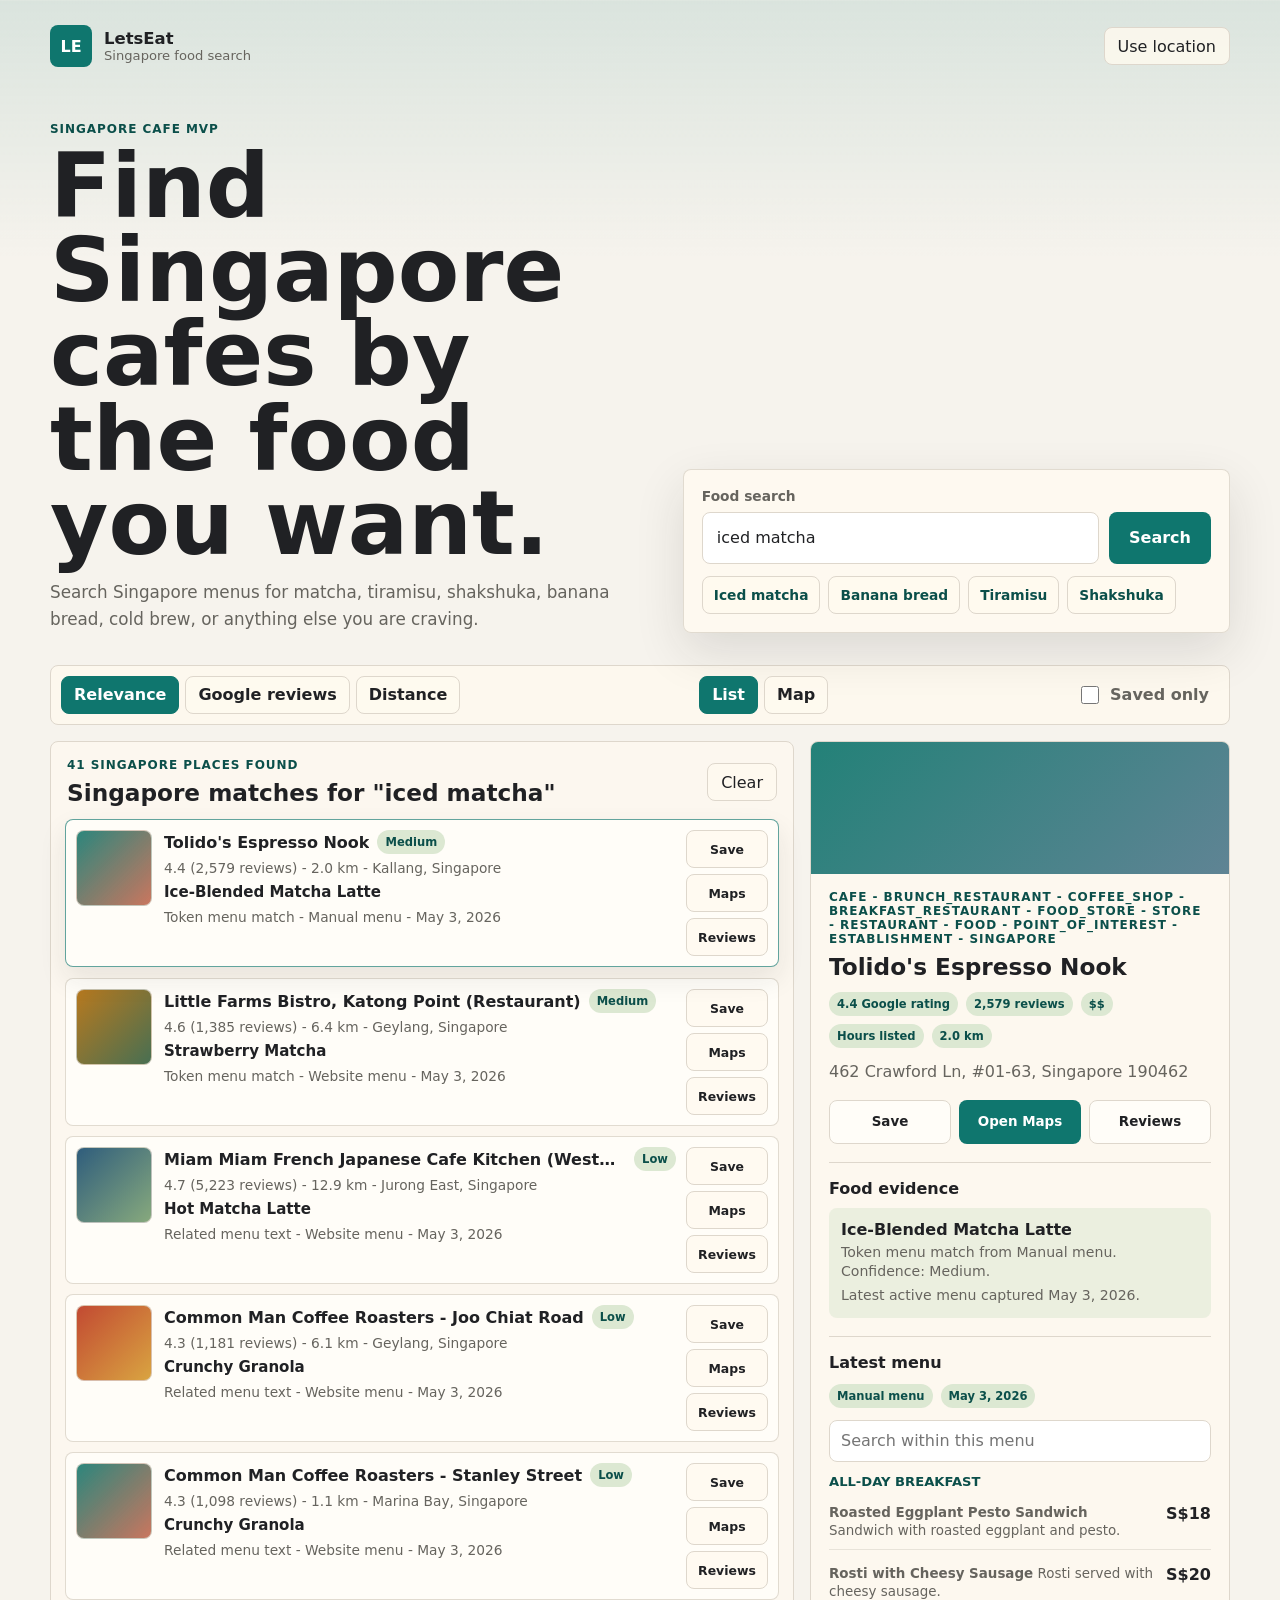
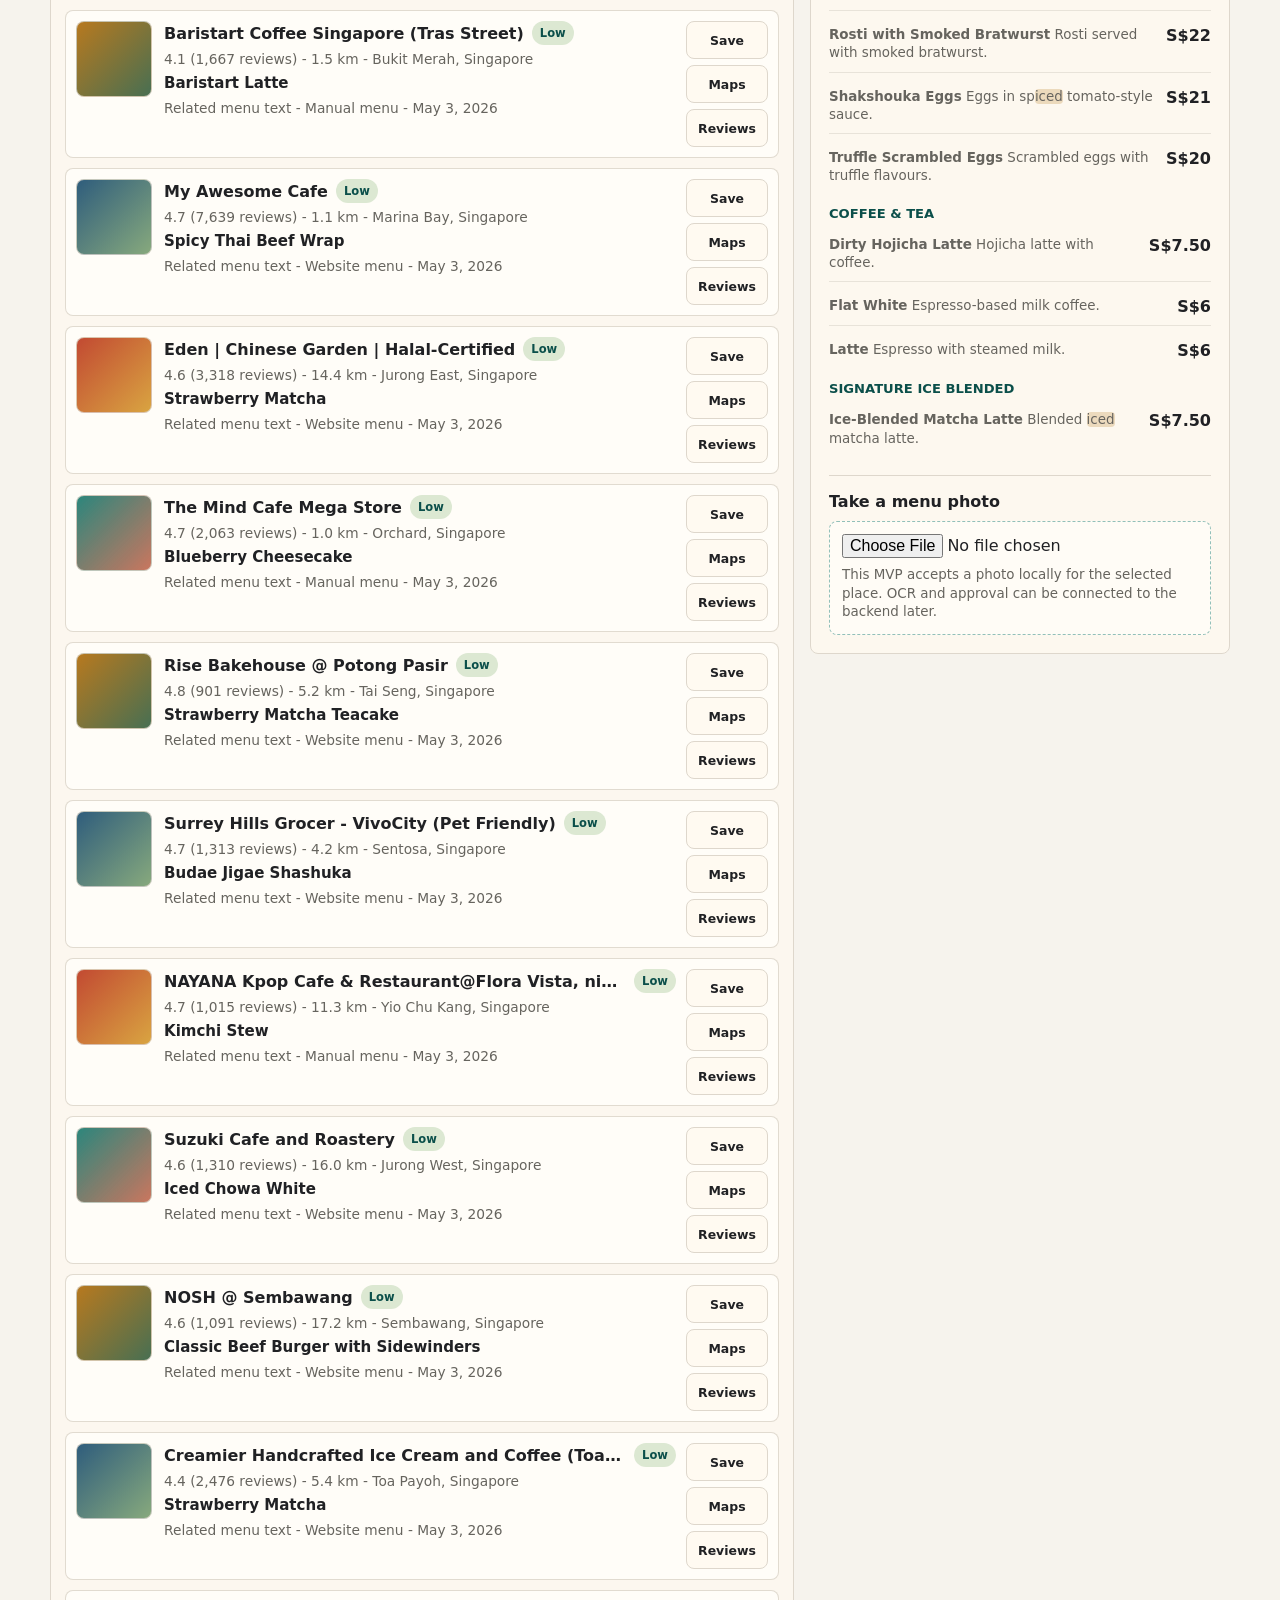
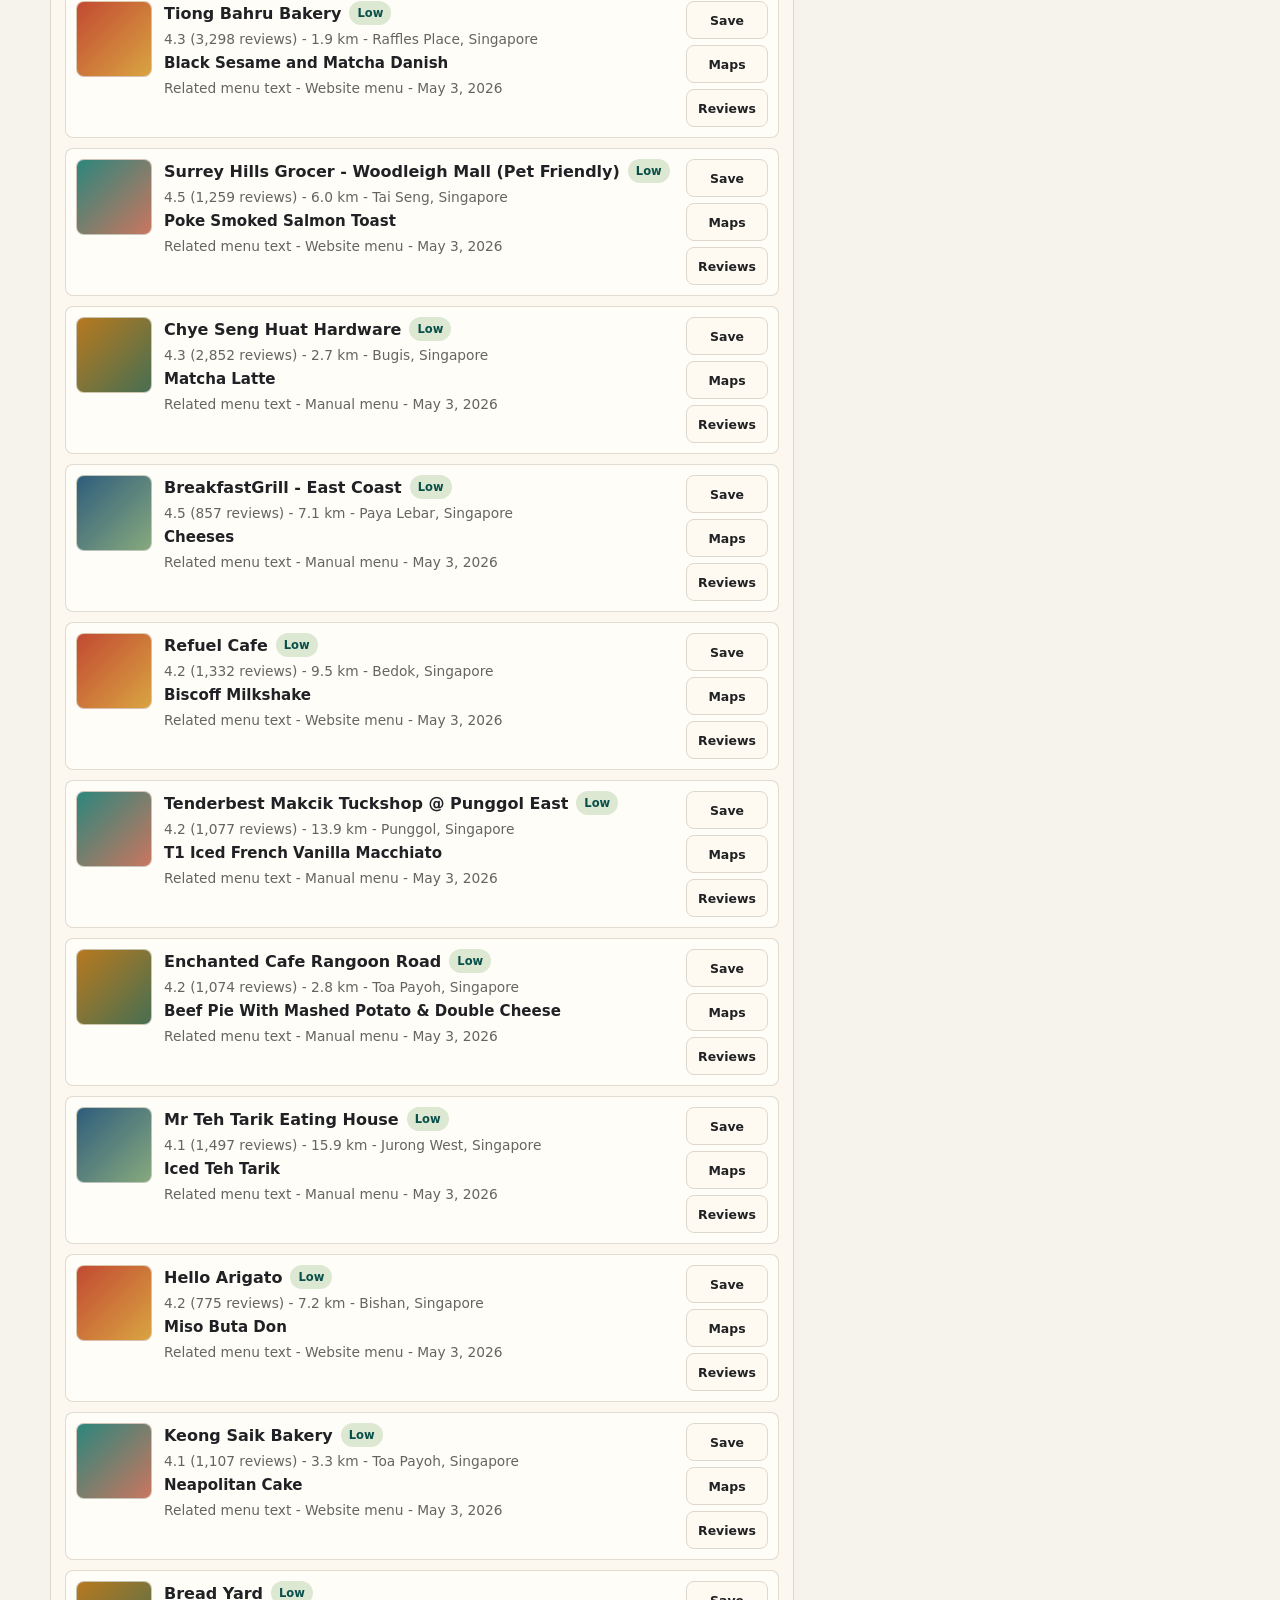
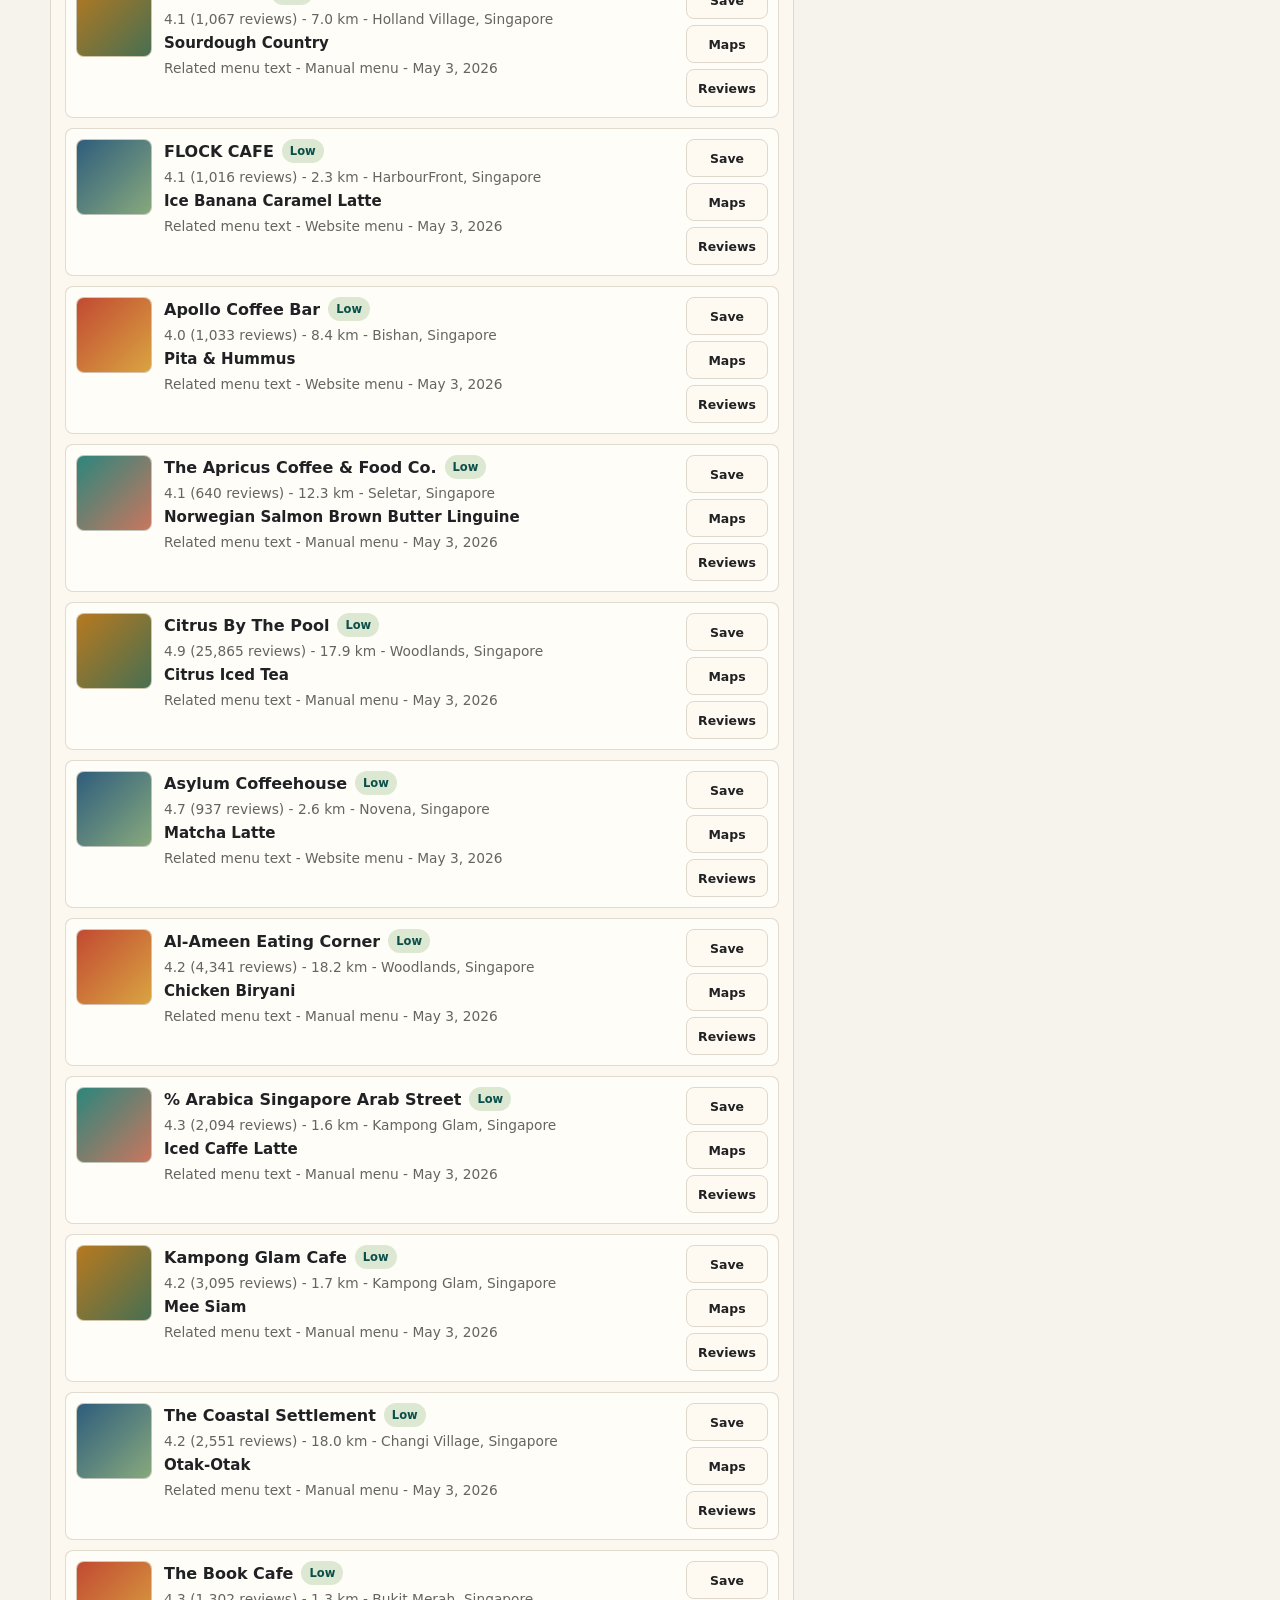
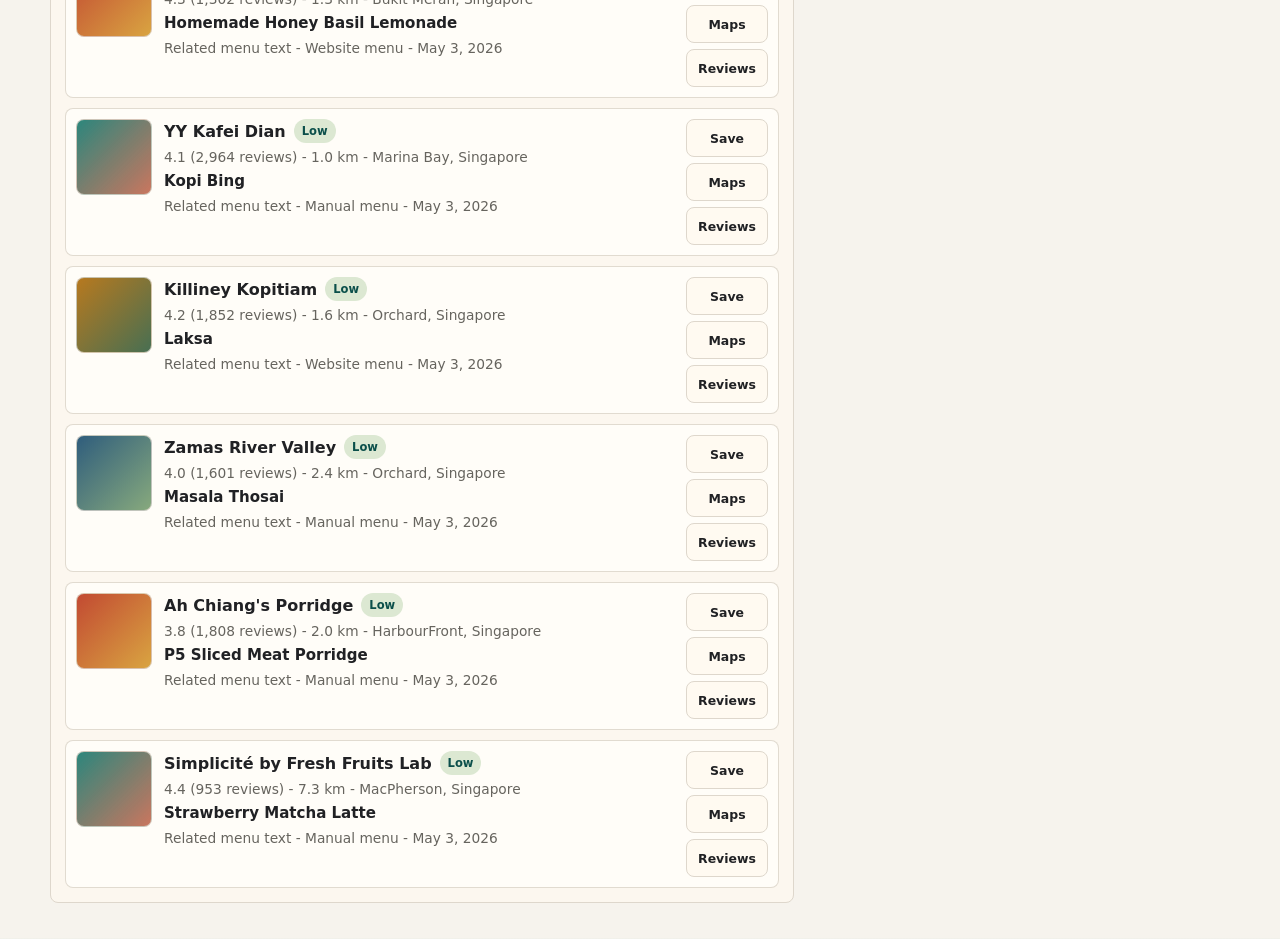
<file: index.html>
<!doctype html>
<html lang="en">
  <head>
    <meta charset="utf-8">
    <meta name="viewport" content="width=device-width, initial-scale=1">
    <meta name="theme-color" content="#0f766e">
    <meta name="description" content="Search by food and find Singapore cafes and restaurants that sell it.">
    <title>LetsEat</title>
    <link rel="manifest" href="manifest.webmanifest">
    <link rel="icon" href="assets/icons/letseat-icon.svg" type="image/svg+xml">
    <link rel="apple-touch-icon" href="assets/icons/letseat-icon.svg">
    <link rel="stylesheet" href="styles.css?v=real-data-1">
  </head>
  <body>
    <div class="app-shell">
      <header class="topbar">
        <a class="brand" href="#" aria-label="LetsEat home">
          <span class="brand-mark" aria-hidden="true">LE</span>
          <span>
            <span class="brand-name">LetsEat</span>
            <span class="brand-line">Singapore food search</span>
          </span>
        </a>
        <nav class="top-actions" aria-label="Primary actions">
          <button class="ghost-button" type="button" id="installButton" hidden>Install</button>
          <button class="ghost-button" type="button" id="locationButton">Use location</button>
        </nav>
      </header>

      <main>
        <section class="search-band" aria-labelledby="searchTitle">
          <div class="search-copy">
            <p class="eyebrow">Singapore cafe MVP</p>
            <h1 id="searchTitle">Find Singapore cafes by the food you want.</h1>
            <p class="subcopy">Search Singapore menus for matcha, tiramisu, shakshuka, banana bread, cold brew, or anything else you are craving.</p>
          </div>

          <form class="search-panel" id="searchForm" role="search">
            <label class="search-label" for="searchInput">Food search</label>
            <div class="search-row">
              <input id="searchInput" name="q" type="search" autocomplete="off" placeholder="Try iced matcha latte" aria-describedby="resultCount">
              <button class="primary-button" type="submit">Search</button>
            </div>
            <div class="quick-searches" aria-label="Quick searches">
              <button type="button" data-query="iced matcha">Iced matcha</button>
              <button type="button" data-query="banana bread">Banana bread</button>
              <button type="button" data-query="tiramisu">Tiramisu</button>
              <button type="button" data-query="shakshuka">Shakshuka</button>
            </div>
          </form>
        </section>

        <section class="control-strip" aria-label="Search controls">
          <div class="segmented-control" role="radiogroup" aria-label="Sort results">
            <button type="button" data-sort="relevance" aria-pressed="true">Relevance</button>
            <button type="button" data-sort="reviews" aria-pressed="false">Google reviews</button>
            <button type="button" data-sort="distance" aria-pressed="false">Distance</button>
          </div>
          <div class="view-switch" role="radiogroup" aria-label="View results">
            <button type="button" data-view="list" aria-pressed="true">List</button>
            <button type="button" data-view="map" aria-pressed="false">Map</button>
          </div>
          <label class="toggle-control">
            <input type="checkbox" id="savedOnlyToggle">
            <span>Saved only</span>
          </label>
        </section>

        <section class="content-grid">
          <div class="results-pane" aria-live="polite">
            <div class="results-head">
              <div>
                <p class="eyebrow" id="resultCount">Loading cafes</p>
                <h2 id="resultsTitle">Latest menu matches</h2>
              </div>
              <button class="text-button" type="button" id="clearButton">Clear</button>
            </div>

            <div class="empty-state" id="emptyState" hidden>
              <h3>No direct cafe match yet</h3>
              <p>Try a broader food term, switch off saved-only, or upload a newer menu from a place detail panel.</p>
            </div>

            <div class="results-list" id="resultsList"></div>

            <div class="map-view" id="mapView" hidden>
              <div class="map-canvas" id="mapCanvas" aria-label="Stylized Singapore map of cafe results"></div>
            </div>
          </div>

          <aside class="detail-pane" id="detailPane" aria-labelledby="detailTitle">
            <div class="detail-placeholder" id="detailPlaceholder">
              <p class="eyebrow">Place detail</p>
              <h2 id="detailTitle">Choose a cafe</h2>
              <p>Select a result to inspect its latest menu, save it locally, or open Google Maps.</p>
            </div>
            <article class="place-detail" id="placeDetail" hidden></article>
          </aside>
        </section>
      </main>
    </div>

    <template id="resultCardTemplate">
      <article class="result-card">
        <button class="card-main" type="button">
          <span class="photo-tile" aria-hidden="true"></span>
          <span class="card-copy">
            <span class="card-topline">
              <span class="place-name"></span>
              <span class="confidence-pill"></span>
            </span>
            <span class="place-meta"></span>
            <span class="match-line"></span>
            <span class="evidence-line"></span>
          </span>
        </button>
        <div class="card-actions">
          <button class="icon-button save-action" type="button" aria-label="Save place">Save</button>
          <a class="icon-link maps-action" target="_blank" rel="noreferrer">Maps</a>
          <a class="icon-link reviews-action" target="_blank" rel="noreferrer">Reviews</a>
        </div>
      </article>
    </template>

    <script src="app.js?v=real-data-1" defer></script>
  </body>
</html>
</file>
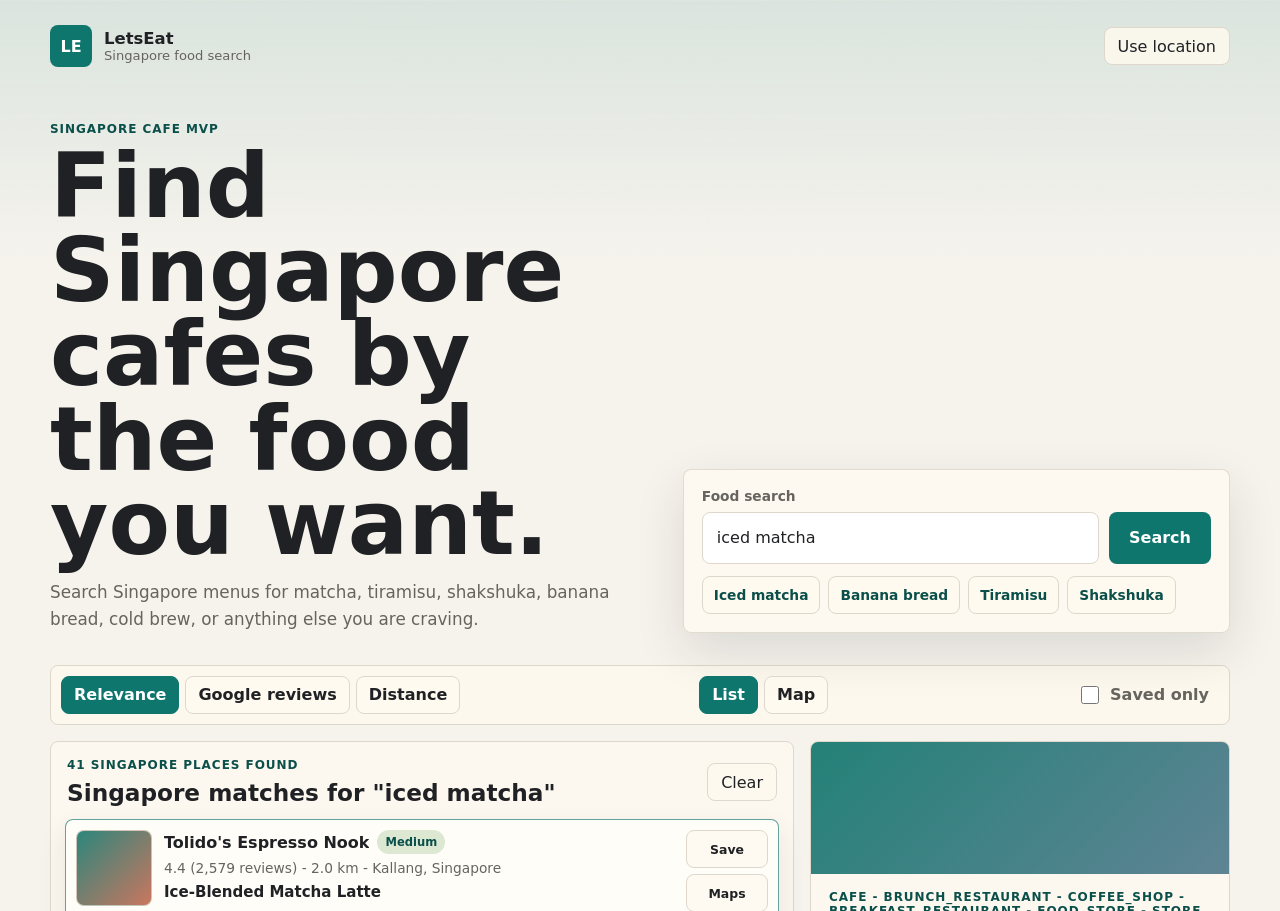
<file: clear-cache.html>
<!doctype html>
<html lang="en">
  <head>
    <meta charset="utf-8">
    <meta name="viewport" content="width=device-width, initial-scale=1">
    <title>Refreshing LetsEat</title>
  </head>
  <body>
    <p>Refreshing LetsEat data...</p>
    <script>
      Promise.all([
        "caches" in window
          ? caches.keys().then((keys) => Promise.all(keys.map((key) => caches.delete(key))))
          : Promise.resolve(),
        "serviceWorker" in navigator
          ? navigator.serviceWorker.getRegistrations()
            .then((registrations) => Promise.all(registrations.map((registration) => registration.unregister())))
          : Promise.resolve()
      ]).finally(() => {
        window.location.replace("/?cache-cleared=" + Date.now());
      });
    </script>
  </body>
</html>
</file>
<file: styles.css>
:root {
  color-scheme: light;
  --bg: #f6f3ed;
  --paper: #fffaf0;
  --ink: #202124;
  --muted: #66645e;
  --line: #ded7cc;
  --teal: #0f766e;
  --teal-dark: #0b4f4a;
  --tomato: #c24a32;
  --mustard: #b7791f;
  --sage: #dce8d2;
  --blue: #2f5d7c;
  --shadow: 0 18px 50px rgba(32, 33, 36, 0.12);
}

* {
  box-sizing: border-box;
}

html {
  min-height: 100%;
  background: var(--bg);
}

body {
  min-height: 100%;
  margin: 0;
  font-family: Inter, ui-sans-serif, system-ui, -apple-system, BlinkMacSystemFont, "Segoe UI", sans-serif;
  color: var(--ink);
  background:
    linear-gradient(180deg, rgba(15, 118, 110, 0.12), transparent 260px),
    var(--bg);
}

button,
input {
  font: inherit;
}

button,
a {
  -webkit-tap-highlight-color: transparent;
}

a {
  color: inherit;
}

.app-shell {
  width: min(1180px, calc(100% - 32px));
  margin: 0 auto;
  padding: 18px 0 36px;
}

.topbar {
  display: flex;
  align-items: center;
  justify-content: space-between;
  gap: 16px;
  min-height: 56px;
}

.brand {
  display: inline-flex;
  align-items: center;
  gap: 12px;
  color: var(--ink);
  text-decoration: none;
}

.brand-mark {
  display: grid;
  place-items: center;
  width: 42px;
  height: 42px;
  border-radius: 8px;
  color: #fff;
  background: var(--teal);
  font-weight: 800;
  letter-spacing: 0;
}

.brand-name {
  display: block;
  font-weight: 800;
  font-size: 1.03rem;
}

.brand-line {
  display: block;
  color: var(--muted);
  font-size: 0.82rem;
}

.top-actions {
  display: flex;
  align-items: center;
  gap: 8px;
}

.ghost-button,
.text-button,
.quick-searches button,
.segmented-control button,
.view-switch button,
.icon-button,
.icon-link {
  min-height: 38px;
  border: 1px solid var(--line);
  border-radius: 8px;
  background: rgba(255, 250, 240, 0.82);
  color: var(--ink);
  cursor: pointer;
  text-decoration: none;
  transition: transform 0.15s ease, border-color 0.15s ease, background 0.15s ease;
}

.ghost-button,
.text-button {
  padding: 0 13px;
}

.ghost-button:hover,
.text-button:hover,
.quick-searches button:hover,
.segmented-control button:hover,
.view-switch button:hover,
.icon-button:hover,
.icon-link:hover {
  border-color: rgba(15, 118, 110, 0.5);
  transform: translateY(-1px);
}

.search-band {
  display: grid;
  grid-template-columns: minmax(0, 1.05fr) minmax(360px, 0.95fr);
  gap: 28px;
  align-items: end;
  padding: 48px 0 26px;
}

.eyebrow {
  margin: 0 0 8px;
  color: var(--teal-dark);
  font-size: 0.75rem;
  font-weight: 800;
  letter-spacing: 0.08em;
  text-transform: uppercase;
}

h1,
h2,
h3,
p {
  margin-top: 0;
}

h1 {
  max-width: 760px;
  margin-bottom: 14px;
  font-size: clamp(2.35rem, 8vw, 5.6rem);
  line-height: 0.94;
  letter-spacing: 0;
}

.subcopy {
  max-width: 620px;
  margin-bottom: 0;
  color: var(--muted);
  font-size: 1.05rem;
  line-height: 1.6;
}

.search-panel {
  padding: 18px;
  border: 1px solid rgba(222, 215, 204, 0.9);
  border-radius: 8px;
  background: rgba(255, 250, 240, 0.86);
  box-shadow: var(--shadow);
}

.search-label {
  display: block;
  margin-bottom: 8px;
  color: var(--muted);
  font-size: 0.86rem;
  font-weight: 700;
}

.search-row {
  display: grid;
  grid-template-columns: 1fr auto;
  gap: 10px;
}

.search-row input {
  width: 100%;
  min-height: 52px;
  padding: 0 14px;
  border: 1px solid var(--line);
  border-radius: 8px;
  background: #fff;
  color: var(--ink);
  font-size: 1rem;
  outline: none;
}

.search-row input:focus {
  border-color: var(--teal);
  box-shadow: 0 0 0 3px rgba(15, 118, 110, 0.16);
}

.primary-button {
  min-width: 102px;
  min-height: 52px;
  border: 0;
  border-radius: 8px;
  background: var(--teal);
  color: #fff;
  cursor: pointer;
  font-weight: 800;
}

.quick-searches {
  display: flex;
  flex-wrap: wrap;
  gap: 8px;
  margin-top: 12px;
}

.quick-searches button {
  padding: 0 11px;
  color: var(--teal-dark);
  font-size: 0.86rem;
  font-weight: 700;
}

.control-strip {
  display: flex;
  align-items: center;
  justify-content: space-between;
  gap: 12px;
  margin: 6px 0 16px;
  padding: 10px;
  border: 1px solid var(--line);
  border-radius: 8px;
  background: rgba(255, 250, 240, 0.76);
}

.segmented-control,
.view-switch {
  display: inline-grid;
  grid-auto-flow: column;
  gap: 6px;
}

.segmented-control button,
.view-switch button {
  padding: 0 12px;
  font-weight: 800;
}

.segmented-control button[aria-pressed="true"],
.view-switch button[aria-pressed="true"] {
  border-color: var(--teal);
  background: var(--teal);
  color: #fff;
}

.toggle-control {
  display: inline-flex;
  align-items: center;
  gap: 8px;
  min-height: 38px;
  padding: 0 10px;
  color: var(--muted);
  font-weight: 700;
  cursor: pointer;
}

.toggle-control input {
  width: 18px;
  height: 18px;
  accent-color: var(--teal);
}

.content-grid {
  display: grid;
  grid-template-columns: minmax(0, 1fr) minmax(340px, 420px);
  gap: 16px;
  align-items: start;
}

.results-pane,
.detail-pane {
  min-width: 0;
  border: 1px solid var(--line);
  border-radius: 8px;
  background: rgba(255, 250, 240, 0.72);
}

.results-pane {
  padding: 14px;
}

.results-head {
  display: flex;
  align-items: center;
  justify-content: space-between;
  gap: 12px;
  padding: 2px 2px 14px;
}

.results-head h2,
.detail-placeholder h2,
.place-detail h2 {
  margin-bottom: 0;
  font-size: 1.45rem;
  line-height: 1.15;
}

.empty-state {
  padding: 26px;
  border: 1px dashed rgba(15, 118, 110, 0.45);
  border-radius: 8px;
  background: rgba(220, 232, 210, 0.5);
}

.empty-state h3 {
  margin-bottom: 8px;
}

.empty-state p {
  margin-bottom: 0;
  color: var(--muted);
}

.results-list {
  display: grid;
  gap: 10px;
}

.result-card {
  display: grid;
  grid-template-columns: 1fr auto;
  gap: 10px;
  padding: 10px;
  border: 1px solid rgba(222, 215, 204, 0.9);
  border-radius: 8px;
  background: #fffdf8;
  transition: border-color 0.15s ease, box-shadow 0.15s ease, transform 0.15s ease;
}

.result-card:hover,
.result-card.is-selected {
  border-color: rgba(15, 118, 110, 0.65);
  box-shadow: 0 12px 28px rgba(32, 33, 36, 0.09);
}

.result-card.is-selected {
  transform: translateY(-1px);
}

.card-main {
  display: grid;
  grid-template-columns: 76px minmax(0, 1fr);
  gap: 12px;
  min-width: 0;
  padding: 0;
  border: 0;
  background: transparent;
  color: inherit;
  text-align: left;
  cursor: pointer;
}

.photo-tile {
  width: 76px;
  height: 76px;
  border-radius: 8px;
  border: 1px solid rgba(222, 215, 204, 0.8);
  background:
    linear-gradient(135deg, rgba(15, 118, 110, 0.86), rgba(194, 74, 50, 0.72)),
    var(--sage);
  overflow: hidden;
}

.photo-tile[data-accent="mustard"] {
  background: linear-gradient(135deg, var(--mustard), #486f52);
}

.photo-tile[data-accent="blue"] {
  background: linear-gradient(135deg, var(--blue), #87a97d);
}

.photo-tile[data-accent="tomato"] {
  background: linear-gradient(135deg, var(--tomato), #d9a441);
}

.card-copy {
  display: grid;
  min-width: 0;
  gap: 5px;
  align-content: start;
}

.card-topline {
  display: flex;
  align-items: center;
  gap: 8px;
  min-width: 0;
}

.place-name {
  overflow: hidden;
  font-weight: 850;
  text-overflow: ellipsis;
  white-space: nowrap;
}

.confidence-pill,
.status-pill,
.source-pill {
  display: inline-flex;
  align-items: center;
  min-height: 24px;
  padding: 0 8px;
  border-radius: 999px;
  background: var(--sage);
  color: var(--teal-dark);
  font-size: 0.72rem;
  font-weight: 850;
  white-space: nowrap;
}

.place-meta,
.evidence-line {
  color: var(--muted);
  font-size: 0.86rem;
  line-height: 1.35;
}

.match-line {
  color: var(--ink);
  font-size: 0.94rem;
  font-weight: 760;
  line-height: 1.3;
}

.card-actions {
  display: grid;
  grid-template-columns: 1fr;
  gap: 6px;
  align-content: start;
  width: 82px;
}

.icon-button,
.icon-link {
  display: inline-grid;
  place-items: center;
  padding: 0 8px;
  font-size: 0.78rem;
  font-weight: 820;
}

.icon-button.is-saved {
  border-color: rgba(194, 74, 50, 0.55);
  background: rgba(194, 74, 50, 0.12);
  color: #8f2e1f;
}

.map-view {
  min-height: 520px;
}

.map-canvas {
  position: relative;
  min-height: 520px;
  border: 1px solid var(--line);
  border-radius: 8px;
  overflow: hidden;
  background:
    linear-gradient(90deg, transparent 47%, rgba(47, 93, 124, 0.14) 47% 53%, transparent 53%),
    linear-gradient(0deg, transparent 40%, rgba(15, 118, 110, 0.12) 40% 46%, transparent 46%),
    repeating-linear-gradient(35deg, rgba(222, 215, 204, 0.55) 0 2px, transparent 2px 74px),
    #eef0df;
}

.map-marker {
  position: absolute;
  width: 34px;
  height: 34px;
  border: 3px solid #fff;
  border-radius: 50% 50% 50% 8px;
  background: var(--tomato);
  box-shadow: 0 10px 24px rgba(32, 33, 36, 0.22);
  color: #fff;
  cursor: pointer;
  transform: translate(-50%, -50%) rotate(-45deg);
}

.map-marker span {
  display: grid;
  place-items: center;
  width: 100%;
  height: 100%;
  font-size: 0.74rem;
  font-weight: 900;
  transform: rotate(45deg);
}

.map-marker.is-selected {
  background: var(--teal);
  z-index: 2;
}

.map-label {
  position: absolute;
  width: max-content;
  max-width: 190px;
  padding: 8px 9px;
  border: 1px solid var(--line);
  border-radius: 8px;
  background: rgba(255, 253, 248, 0.95);
  box-shadow: 0 10px 24px rgba(32, 33, 36, 0.12);
  color: var(--ink);
  font-size: 0.78rem;
  font-weight: 800;
  pointer-events: none;
  transform: translate(12px, -50%);
}

.detail-pane {
  position: sticky;
  top: 16px;
  overflow: hidden;
}

.detail-placeholder,
.place-detail {
  padding: 18px;
}

.detail-placeholder p:last-child {
  margin-bottom: 0;
  color: var(--muted);
  line-height: 1.5;
}

.detail-hero {
  min-height: 132px;
  margin: -18px -18px 16px;
  background:
    linear-gradient(135deg, rgba(15, 118, 110, 0.9), rgba(47, 93, 124, 0.72)),
    var(--sage);
}

.detail-meta {
  display: flex;
  flex-wrap: wrap;
  gap: 8px;
  margin: 12px 0;
}

.detail-address {
  color: var(--muted);
  line-height: 1.45;
}

.detail-actions {
  display: grid;
  grid-template-columns: repeat(3, 1fr);
  gap: 8px;
  margin: 16px 0;
}

.detail-actions .primary-button,
.detail-actions .ghost-button {
  display: grid;
  place-items: center;
  min-width: 0;
  min-height: 44px;
  text-decoration: none;
  font-size: 0.84rem;
  font-weight: 850;
}

.detail-actions .ghost-button {
  background: #fffdf8;
}

.section-block {
  margin-top: 18px;
  padding-top: 16px;
  border-top: 1px solid var(--line);
}

.section-block h3 {
  margin-bottom: 10px;
  font-size: 1rem;
}

.match-box {
  padding: 12px;
  border-radius: 8px;
  background: rgba(220, 232, 210, 0.55);
}

.match-box strong,
.match-box span {
  display: block;
}

.match-box span {
  margin-top: 4px;
  color: var(--muted);
  font-size: 0.88rem;
  line-height: 1.4;
}

.menu-search {
  width: 100%;
  min-height: 42px;
  margin-bottom: 12px;
  padding: 0 11px;
  border: 1px solid var(--line);
  border-radius: 8px;
  background: #fff;
  outline: none;
}

.menu-group {
  margin-bottom: 12px;
}

.menu-group h4 {
  margin: 0 0 6px;
  color: var(--teal-dark);
  font-size: 0.82rem;
  text-transform: uppercase;
}

.menu-list {
  display: grid;
  gap: 6px;
  margin: 0;
  padding: 0;
  list-style: none;
}

.menu-item {
  display: grid;
  grid-template-columns: 1fr auto;
  gap: 10px;
  padding: 9px 0;
  border-bottom: 1px solid rgba(222, 215, 204, 0.65);
}

.menu-item:last-child {
  border-bottom: 0;
}

.menu-item span {
  color: var(--muted);
  font-size: 0.84rem;
  line-height: 1.35;
}

.price {
  color: var(--ink);
  font-weight: 850;
}

.upload-box {
  display: grid;
  gap: 8px;
  padding: 12px;
  border: 1px dashed rgba(15, 118, 110, 0.45);
  border-radius: 8px;
  background: rgba(255, 253, 248, 0.75);
}

.upload-box input[type="file"] {
  width: 100%;
}

.upload-note {
  margin: 0;
  color: var(--muted);
  font-size: 0.84rem;
  line-height: 1.4;
}

mark {
  border-radius: 4px;
  background: rgba(183, 121, 31, 0.24);
  color: inherit;
}

@media (max-width: 920px) {
  .search-band,
  .content-grid {
    grid-template-columns: 1fr;
  }

  .detail-pane {
    position: static;
  }
}

@media (max-width: 640px) {
  .app-shell {
    width: min(100% - 20px, 1180px);
    padding-top: 10px;
  }

  .topbar,
  .control-strip,
  .results-head {
    align-items: stretch;
    flex-direction: column;
  }

  .top-actions,
  .segmented-control,
  .view-switch {
    width: 100%;
  }

  .top-actions {
    display: grid;
    grid-template-columns: 1fr 1fr;
  }

  .search-band {
    padding-top: 34px;
  }

  .search-row {
    grid-template-columns: 1fr;
  }

  .primary-button {
    width: 100%;
  }

  .segmented-control,
  .view-switch {
    grid-auto-flow: row;
    grid-template-columns: 1fr;
  }

  .result-card {
    grid-template-columns: 1fr;
  }

  .card-actions {
    grid-template-columns: repeat(3, 1fr);
    width: 100%;
  }

  .detail-actions {
    grid-template-columns: 1fr;
  }
}
</file>
